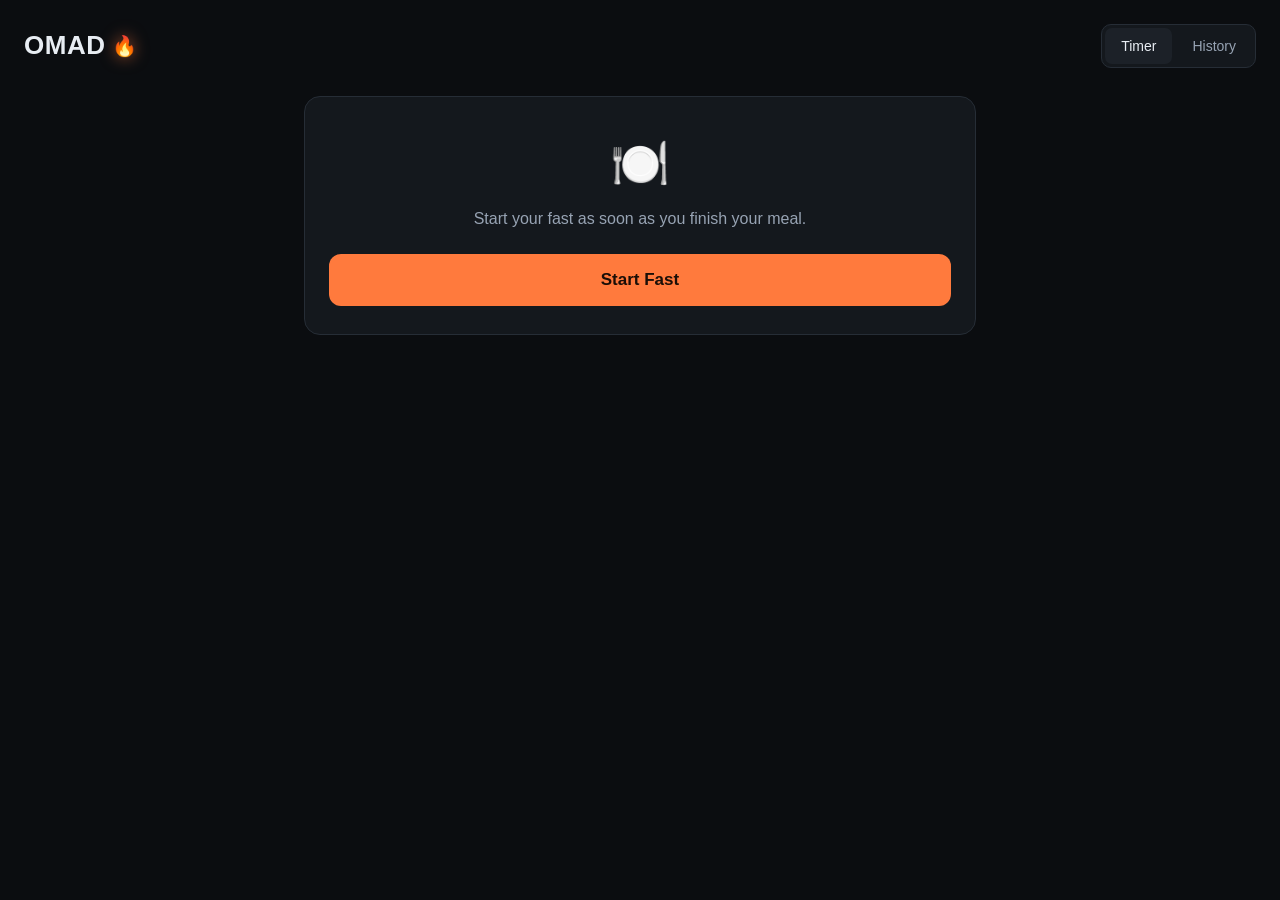
<file: index.html>
<!doctype html>
<html lang="en">
  <head>
    <meta charset="utf-8" />
    <meta name="viewport" content="width=device-width, initial-scale=1, viewport-fit=cover, user-scalable=no" />
    <meta name="theme-color" content="#0b0d10" />
    <meta name="apple-mobile-web-app-capable" content="yes" />
    <meta name="apple-mobile-web-app-status-bar-style" content="black-translucent" />
    <meta name="apple-mobile-web-app-title" content="OMAD" />
    <meta name="mobile-web-app-capable" content="yes" />
    <link rel="manifest" href="manifest.json" />
    <link rel="icon" type="image/svg+xml" href="icon.svg" />
    <link rel="apple-touch-icon" href="icon.svg" />
    <link rel="stylesheet" href="styles.css" />
    <title>OMAD Fast</title>
  </head>
  <body>
    <div class="app">
      <header class="app-header">
        <h1 id="app-logo" tabindex="0" role="button" aria-label="Go to Timer view">OMAD<span class="logo-flame">🔥</span></h1>
        <nav class="tabs" role="tablist">
          <button class="tab active" data-view="timer" role="tab" aria-selected="true">Timer</button>
          <button class="tab" data-view="history" role="tab" aria-selected="false">History</button>
        </nav>
      </header>

      <main class="app-main">
        <!-- TIMER VIEW -->
        <section id="view-timer" class="view active" role="tabpanel">
          <!-- IDLE STATE -->
          <div id="idle-card" class="card idle-card hidden">
            <div class="idle-emoji">🍽️</div>
            <div id="idle-timer-block" class="idle-timer-block hidden">
              <div class="timer-label">Since last fast</div>
              <div id="idle-timer-display" class="timer-display idle-timer-display">00:00:00</div>
            </div>
            <p class="idle-sub">Start your fast as soon as you finish your meal.</p>
            <button id="btn-start" class="btn btn-primary btn-large">Start Fast</button>
            <div class="last-fast-summary" id="last-fast-summary"></div>
          </div>

          <!-- FASTING STATE -->
          <div id="fasting-card" class="hidden">
            <div class="card timer-card">
              <div class="timer-label">Fasting for</div>
              <div class="timer-display" id="timer-display">00:00:00</div>
              <div class="timer-meta">
                Started <span id="started-at">—</span>
                <button id="btn-edit-start" class="btn-link" aria-label="Edit start time">edit</button>
              </div>
              <button id="btn-end" class="btn btn-secondary">End Fast</button>
              <div class="btn-row">
                <button id="btn-boost" class="btn btn-boost-trigger">💪 Boost me</button>
                <button id="btn-tips" class="btn btn-boost-trigger">💡 Tips</button>
              </div>
              <button id="btn-open-tags" class="btn btn-boost-trigger">🏷️ Tag this fast</button>
              <button id="btn-toggle-notify" class="btn btn-boost-trigger" aria-pressed="false">🔕 Stage notifications off</button>
              <div id="active-fast-tags" class="fast-tags hidden"></div>
            </div>

            <div class="card stages-list-card">
              <div class="card-title-row">
                <h3 class="card-title">Fasting stages &amp; benefits</h3>
                <span class="card-title-hint">Tap a section to expand</span>
              </div>
              <div class="stages-list" id="stages-list"></div>
              <a href="science.html" class="card-footer-link">📖 The science behind the stages →</a>
            </div>
          </div>

          <!-- EDIT START TIME -->
          <div id="edit-modal" class="modal hidden" role="dialog" aria-modal="true" aria-labelledby="edit-title">
            <div class="modal-backdrop" data-close></div>
            <div class="modal-panel">
              <h3 id="edit-title">Edit start time</h3>
              <p class="modal-sub">When did you actually start fasting?</p>
              <input type="datetime-local" id="edit-start-input" />
              <div class="modal-actions">
                <button class="btn btn-ghost" data-close>Cancel</button>
                <button id="btn-save-start" class="btn btn-primary">Save</button>
              </div>
            </div>
          </div>

          <!-- TAGS (last meal + activity logging, opened on demand) -->
          <div id="tags-modal" class="modal hidden" role="dialog" aria-modal="true" aria-labelledby="tags-modal-title">
            <div class="modal-backdrop" data-close-tags></div>
            <div class="modal-panel">
              <h3 id="tags-modal-title">Tag this fast</h3>
              <p class="modal-sub">Each option shifts your stage timeline.</p>
              <div id="tags-modal-body"></div>
              <div class="modal-actions">
                <button class="btn btn-primary" data-close-tags>Done</button>
              </div>
            </div>
          </div>

          <!-- DECK (Boost / Tips) -->
          <div id="deck-modal" class="modal hidden" role="dialog" aria-modal="true" aria-labelledby="deck-text">
            <div class="modal-backdrop" data-close-deck></div>
            <div class="modal-panel deck-panel">
              <div class="deck-header">
                <span id="deck-title" class="deck-title">Boost</span>
              </div>
              <div id="deck-emoji" class="boost-emoji" aria-hidden="true">💪</div>
              <p id="deck-text" class="boost-text">You got this.</p>
              <div class="modal-actions">
                <button id="btn-deck-another" class="btn btn-ghost">Another</button>
                <button class="btn btn-primary" data-close-deck>Got it</button>
              </div>
            </div>
          </div>
        </section>

        <!-- HISTORY VIEW -->
        <section id="view-history" class="view" role="tabpanel" hidden>
          <div class="history-stats card" id="history-stats"></div>
          <div class="card hidden" id="milestones-card">
            <div class="card-title-row">
              <h3 class="card-title">Milestones</h3>
              <span class="card-title-hint milestones-count">0 of 0 earned</span>
            </div>
            <div class="milestones-grid"></div>
          </div>
          <div id="history-list" class="history-list"></div>
          <div id="history-empty" class="empty-state hidden">
            <div class="empty-emoji">📭</div>
            <p>No completed fasts yet. Start one!</p>
          </div>

          <div class="card backup-card">
            <h3 class="card-title">Backup &amp; restore</h3>
            <p class="backup-desc">
              Your data is stored only in this browser. Download a backup file
              now and again so you can restore it if you lose your data or
              switch devices.
            </p>
            <p id="backup-status" class="backup-status">No backups yet — download one!</p>
            <div class="backup-actions">
              <button id="btn-export" class="btn btn-secondary">⬇ Download backup</button>
              <button id="btn-import" class="btn btn-secondary">⬆ Restore backup</button>
              <input
                type="file"
                id="import-file"
                accept="application/json,.json"
                hidden
              />
            </div>
          </div>

          <!-- EDIT HISTORY ITEM -->
          <div id="edit-history-modal" class="modal hidden" role="dialog" aria-modal="true" aria-labelledby="edit-history-title">
            <div class="modal-backdrop" data-close-edit-history></div>
            <div class="modal-panel">
              <h3 id="edit-history-title">Edit fast</h3>
              <p class="modal-sub">Adjust when this fast started and ended.</p>
              <label class="modal-field">
                <span class="modal-label">Started</span>
                <input type="datetime-local" id="edit-history-start" />
              </label>
              <label class="modal-field">
                <span class="modal-label">Ended</span>
                <input type="datetime-local" id="edit-history-end" />
              </label>
              <p id="edit-history-duration" class="modal-duration">Duration: —</p>
              <div class="modal-actions">
                <button class="btn btn-ghost" data-close-edit-history>Cancel</button>
                <button id="btn-save-history" class="btn btn-primary">Save</button>
              </div>
            </div>
          </div>
        </section>
      </main>

      <div id="toast" class="toast" role="status" aria-live="polite"></div>

      <!-- Install prompt (Android = native, iOS = instructions modal) -->
      <div id="install-banner" class="update-banner hidden" role="status" aria-live="polite">
        <span class="update-banner-text">📲 Install OMAD as an app</span>
        <button id="btn-install-action" class="update-btn">Install</button>
        <button id="btn-install-dismiss" class="update-dismiss" aria-label="Dismiss">×</button>
      </div>

      <!-- iOS install instructions modal -->
      <div id="ios-install-modal" class="modal hidden" role="dialog" aria-modal="true" aria-labelledby="ios-install-title">
        <div class="modal-backdrop" data-close-ios-install></div>
        <div class="modal-panel">
          <h3 id="ios-install-title">Install OMAD on your Home Screen</h3>
          <p class="modal-sub">iOS doesn't allow apps to install themselves — but it only takes two taps in Safari:</p>
          <ol class="ios-install-steps">
            <li>
              <span class="ios-step-num">1</span>
              <span class="ios-step-text">Tap the <strong>Share</strong> button
                <span class="ios-share-icon" aria-hidden="true">
                  <svg viewBox="0 0 24 24" width="18" height="18" fill="none" stroke="currentColor" stroke-width="2" stroke-linecap="round" stroke-linejoin="round"><path d="M12 16V4"/><polyline points="7 9 12 4 17 9"/><path d="M5 12v7a2 2 0 0 0 2 2h10a2 2 0 0 0 2-2v-7"/></svg>
                </span>
                at the bottom of Safari.
              </span>
            </li>
            <li>
              <span class="ios-step-num">2</span>
              <span class="ios-step-text">Scroll down and tap <strong>Add to Home Screen</strong>
                <span class="ios-share-icon" aria-hidden="true">
                  <svg viewBox="0 0 24 24" width="18" height="18" fill="none" stroke="currentColor" stroke-width="2" stroke-linecap="round" stroke-linejoin="round"><rect x="4" y="4" width="16" height="16" rx="3"/><line x1="12" y1="8" x2="12" y2="16"/><line x1="8" y1="12" x2="16" y2="12"/></svg>
                </span>.
              </span>
            </li>
          </ol>
          <p class="modal-sub" style="margin-top:14px;">That's it — OMAD will launch full-screen like a native app, and works offline.</p>
          <div class="modal-actions">
            <button class="btn btn-primary" data-close-ios-install>Got it</button>
          </div>
        </div>
      </div>
    </div>

    <script src="app.js"></script>
  </body>
</html>
</file>
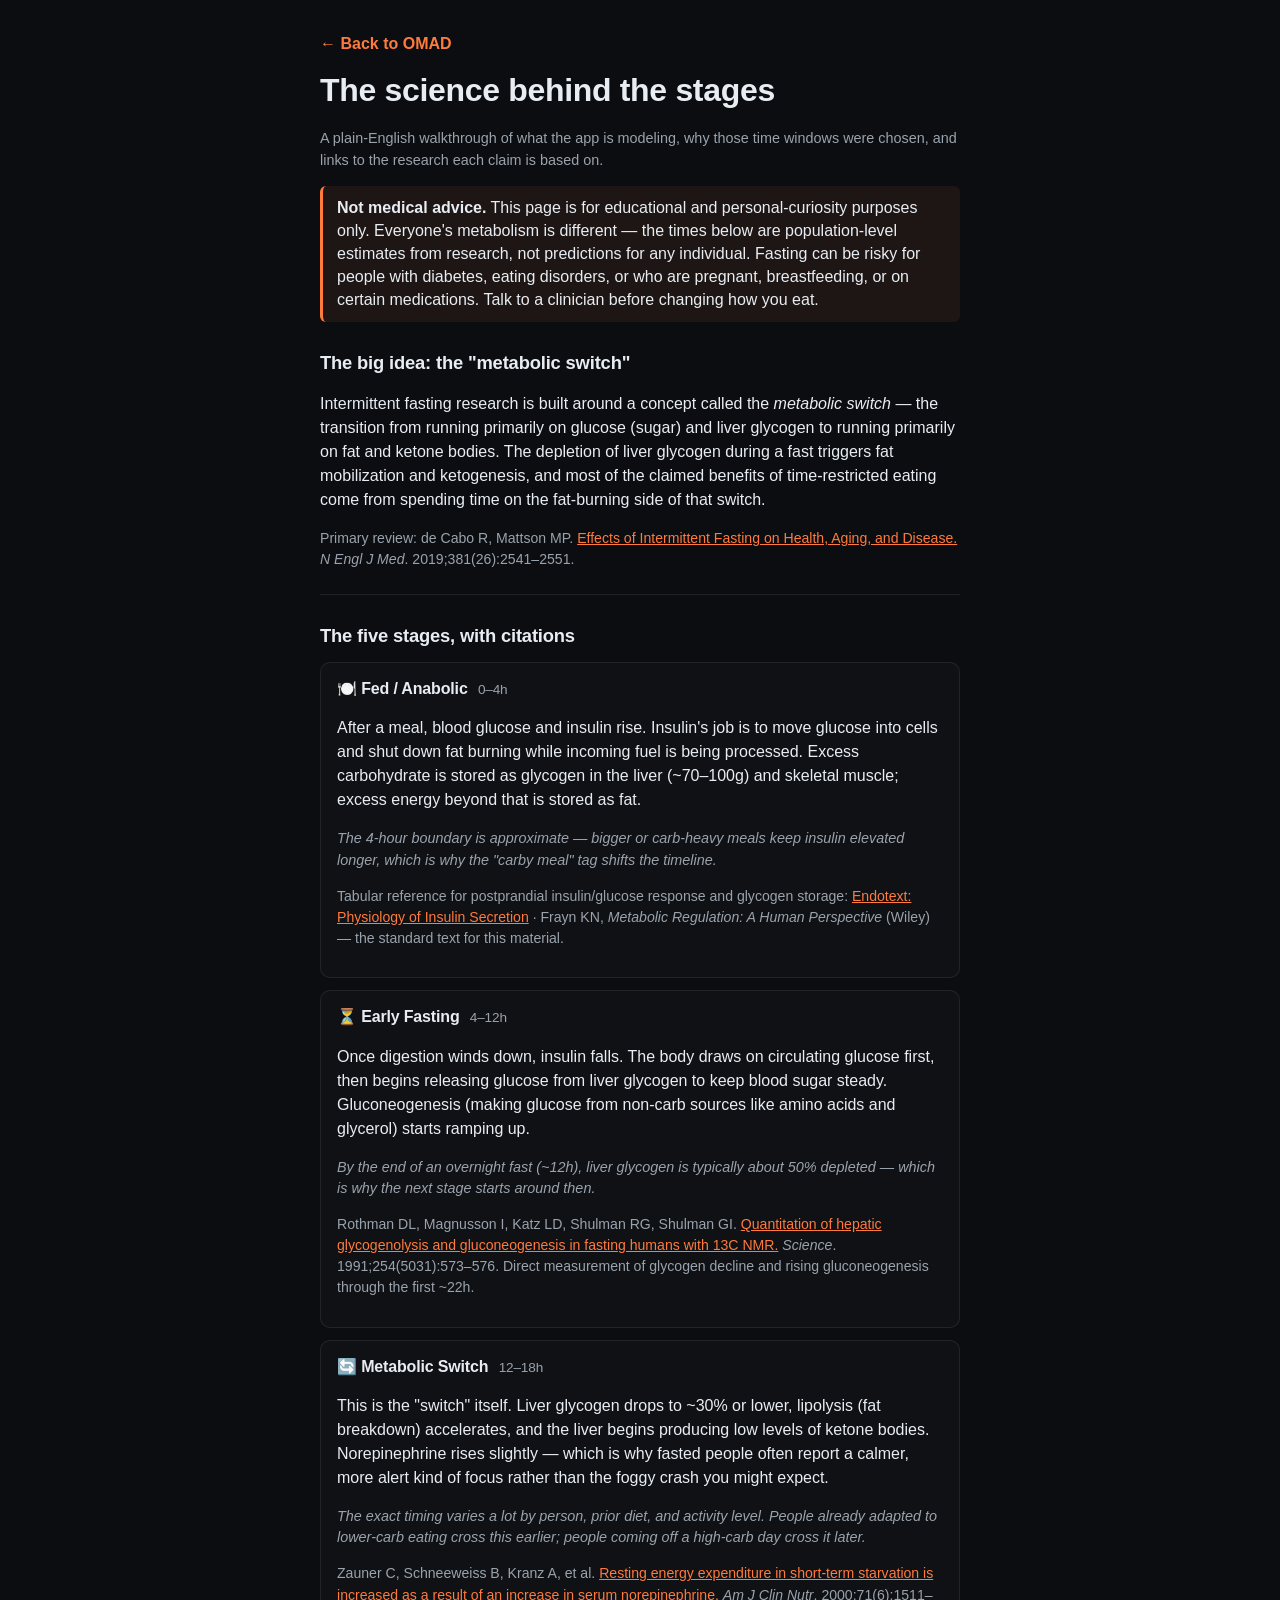
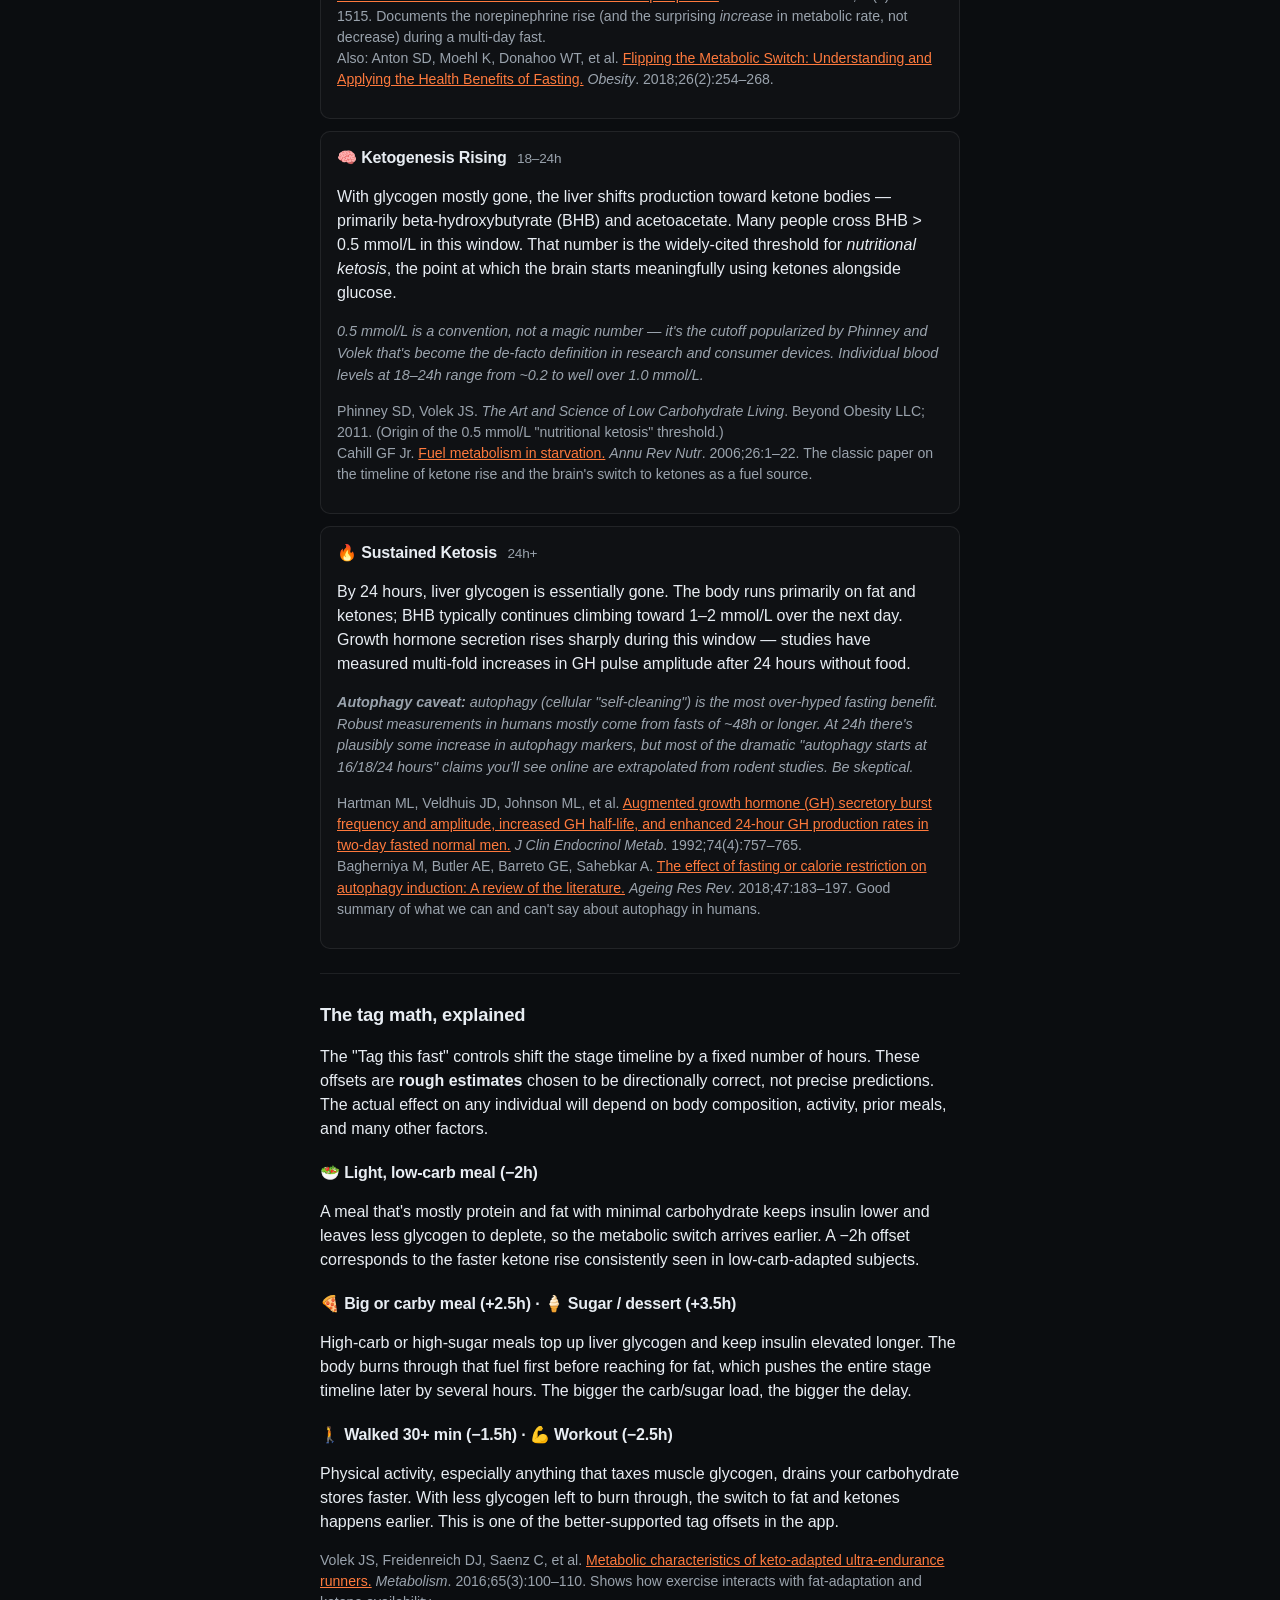
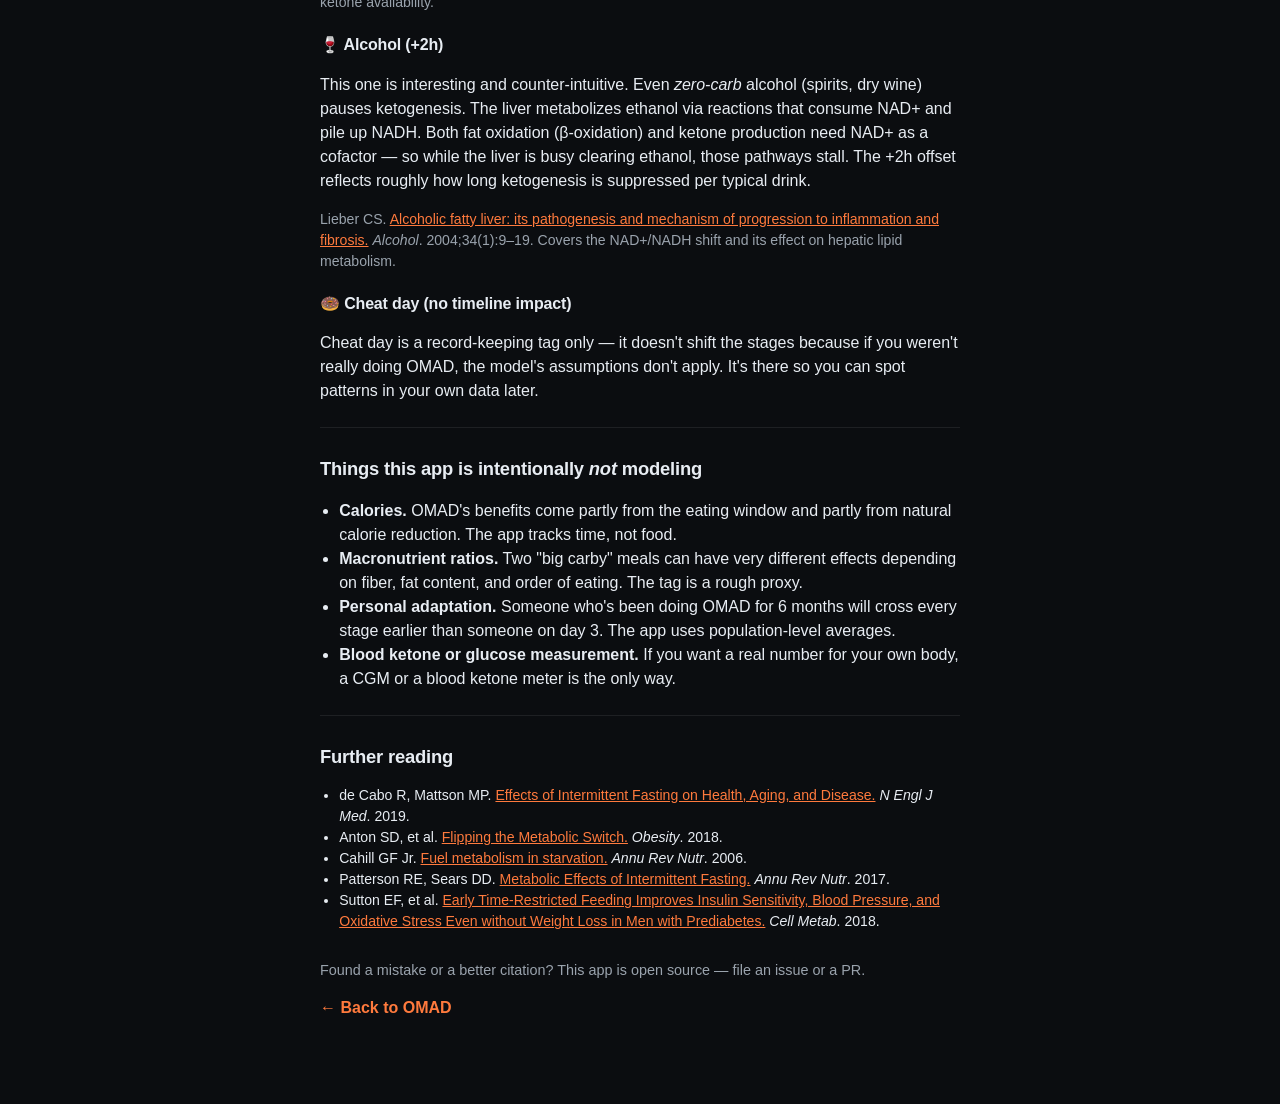
<file: science.html>
<!doctype html>
<html lang="en">
  <head>
    <meta charset="utf-8" />
    <meta name="viewport" content="width=device-width, initial-scale=1, viewport-fit=cover, user-scalable=no" />
    <meta name="theme-color" content="#0b0d10" />
    <meta name="apple-mobile-web-app-capable" content="yes" />
    <meta name="apple-mobile-web-app-status-bar-style" content="black-translucent" />
    <meta name="apple-mobile-web-app-title" content="OMAD" />
    <meta name="mobile-web-app-capable" content="yes" />
    <link rel="manifest" href="manifest.json" />
    <link rel="icon" type="image/svg+xml" href="icon.svg" />
    <link rel="apple-touch-icon" href="icon.svg" />
    <link rel="stylesheet" href="styles.css" />
    <title>The Science · OMAD Fast</title>
    <style>
      .science-wrap { max-width: 760px; margin: 0 auto; padding: 16px; }
      .science-wrap h2 { margin: 28px 0 8px; font-size: 1.15rem; }
      .science-wrap h3 { margin: 20px 0 6px; font-size: 1rem; }
      .science-wrap p, .science-wrap li { line-height: 1.5; color: var(--text, #e6e8eb); }
      .science-wrap .small { color: var(--muted, #9aa3ad); font-size: 0.9rem; }
      .science-wrap ul { padding-left: 1.2rem; }
      .science-wrap a { color: var(--accent, #ff7a45); }
      .science-wrap .disclaimer {
        border-left: 3px solid var(--accent, #ff7a45);
        padding: 10px 14px;
        background: rgba(255,122,69,0.08);
        border-radius: 6px;
        margin: 12px 0 20px;
      }
      .science-wrap .stage-block {
        border: 1px solid rgba(255,255,255,0.08);
        border-radius: 10px;
        padding: 14px 16px;
        margin: 12px 0;
        background: rgba(255,255,255,0.02);
      }
      .science-wrap .stage-block h3 { margin-top: 0; }
      .science-wrap .stage-block .stage-range {
        color: var(--muted, #9aa3ad);
        font-size: 0.85rem;
        margin-left: 6px;
        font-weight: normal;
      }
      .science-wrap .refs { font-size: 0.88rem; color: var(--muted, #9aa3ad); }
      .science-wrap .refs a { word-break: break-word; }
      .science-wrap .back-link {
        display: inline-block;
        margin-bottom: 12px;
        color: var(--accent, #ff7a45);
        text-decoration: none;
        font-weight: 600;
      }
      .science-wrap .nuance {
        font-size: 0.9rem;
        color: var(--muted, #9aa3ad);
        font-style: italic;
        margin-top: 6px;
      }
      .science-wrap hr {
        border: 0;
        border-top: 1px solid rgba(255,255,255,0.08);
        margin: 24px 0;
      }
    </style>
  </head>
  <body>
    <div class="app">
      <main class="app-main">
        <div class="science-wrap">
          <a class="back-link" href="./index.html">← Back to OMAD</a>
          <h1>The science behind the stages</h1>
          <p class="small">A plain-English walkthrough of what the app is modeling, why those time windows were chosen, and links to the research each claim is based on.</p>

          <div class="disclaimer">
            <strong>Not medical advice.</strong> This page is for educational and personal-curiosity purposes only. Everyone's metabolism is different — the times below are population-level estimates from research, not predictions for any individual. Fasting can be risky for people with diabetes, eating disorders, or who are pregnant, breastfeeding, or on certain medications. Talk to a clinician before changing how you eat.
          </div>

          <h2>The big idea: the "metabolic switch"</h2>
          <p>
            Intermittent fasting research is built around a concept called the
            <em>metabolic switch</em> — the transition from running primarily on
            glucose (sugar) and liver glycogen to running primarily on fat and
            ketone bodies. The depletion of liver glycogen during a fast triggers
            fat mobilization and ketogenesis, and most of the claimed benefits of
            time-restricted eating come from spending time on the fat-burning side
            of that switch.
          </p>
          <p class="refs">
            Primary review: de Cabo R, Mattson MP.
            <a href="https://www.nejm.org/doi/full/10.1056/NEJMra1905136" target="_blank" rel="noopener">Effects of Intermittent Fasting on Health, Aging, and Disease.</a>
            <em>N Engl J Med</em>. 2019;381(26):2541–2551.
          </p>

          <hr />

          <h2>The five stages, with citations</h2>

          <div class="stage-block">
            <h3>🍽️ Fed / Anabolic <span class="stage-range">0–4h</span></h3>
            <p>
              After a meal, blood glucose and insulin rise. Insulin's job is to
              move glucose into cells and shut down fat burning while incoming
              fuel is being processed. Excess carbohydrate is stored as
              glycogen in the liver (~70–100g) and skeletal muscle; excess
              energy beyond that is stored as fat.
            </p>
            <p class="nuance">
              The 4-hour boundary is approximate — bigger or carb-heavy meals
              keep insulin elevated longer, which is why the "carby meal" tag
              shifts the timeline.
            </p>
            <p class="refs">
              Tabular reference for postprandial insulin/glucose response and glycogen storage:
              <a href="https://www.ncbi.nlm.nih.gov/books/NBK279023/" target="_blank" rel="noopener">Endotext: Physiology of Insulin Secretion</a>
              · Frayn KN, <em>Metabolic Regulation: A Human Perspective</em> (Wiley) — the standard text for this material.
            </p>
          </div>

          <div class="stage-block">
            <h3>⏳ Early Fasting <span class="stage-range">4–12h</span></h3>
            <p>
              Once digestion winds down, insulin falls. The body draws on
              circulating glucose first, then begins releasing glucose from
              liver glycogen to keep blood sugar steady. Gluconeogenesis
              (making glucose from non-carb sources like amino acids and
              glycerol) starts ramping up.
            </p>
            <p class="nuance">
              By the end of an overnight fast (~12h), liver glycogen is
              typically about 50% depleted — which is why the next stage starts
              around then.
            </p>
            <p class="refs">
              Rothman DL, Magnusson I, Katz LD, Shulman RG, Shulman GI.
              <a href="https://www.science.org/doi/10.1126/science.1948033" target="_blank" rel="noopener">Quantitation of hepatic glycogenolysis and gluconeogenesis in fasting humans with 13C NMR.</a>
              <em>Science</em>. 1991;254(5031):573–576. Direct measurement of glycogen decline and rising gluconeogenesis through the first ~22h.
            </p>
          </div>

          <div class="stage-block">
            <h3>🔄 Metabolic Switch <span class="stage-range">12–18h</span></h3>
            <p>
              This is the "switch" itself. Liver glycogen drops to ~30% or
              lower, lipolysis (fat breakdown) accelerates, and the liver
              begins producing low levels of ketone bodies. Norepinephrine
              rises slightly — which is why fasted people often report a
              calmer, more alert kind of focus rather than the foggy crash you
              might expect.
            </p>
            <p class="nuance">
              The exact timing varies a lot by person, prior diet, and activity
              level. People already adapted to lower-carb eating cross this
              earlier; people coming off a high-carb day cross it later.
            </p>
            <p class="refs">
              Zauner C, Schneeweiss B, Kranz A, et al.
              <a href="https://pubmed.ncbi.nlm.nih.gov/10837292/" target="_blank" rel="noopener">Resting energy expenditure in short-term starvation is increased as a result of an increase in serum norepinephrine.</a>
              <em>Am J Clin Nutr</em>. 2000;71(6):1511–1515. Documents the norepinephrine rise (and the surprising <em>increase</em> in metabolic rate, not decrease) during a multi-day fast.
              <br />
              Also: Anton SD, Moehl K, Donahoo WT, et al.
              <a href="https://pmc.ncbi.nlm.nih.gov/articles/PMC5783752/" target="_blank" rel="noopener">Flipping the Metabolic Switch: Understanding and Applying the Health Benefits of Fasting.</a>
              <em>Obesity</em>. 2018;26(2):254–268.
            </p>
          </div>

          <div class="stage-block">
            <h3>🧠 Ketogenesis Rising <span class="stage-range">18–24h</span></h3>
            <p>
              With glycogen mostly gone, the liver shifts production toward
              ketone bodies — primarily beta-hydroxybutyrate (BHB) and
              acetoacetate. Many people cross BHB &gt; 0.5 mmol/L in this
              window. That number is the widely-cited threshold for
              <em>nutritional ketosis</em>, the point at which the brain starts
              meaningfully using ketones alongside glucose.
            </p>
            <p class="nuance">
              0.5 mmol/L is a convention, not a magic number — it's the cutoff
              popularized by Phinney and Volek that's become the de-facto
              definition in research and consumer devices. Individual blood
              levels at 18–24h range from ~0.2 to well over 1.0 mmol/L.
            </p>
            <p class="refs">
              Phinney SD, Volek JS.
              <em>The Art and Science of Low Carbohydrate Living</em>. Beyond Obesity LLC; 2011. (Origin of the 0.5 mmol/L "nutritional ketosis" threshold.)
              <br />
              Cahill GF Jr.
              <a href="https://www.annualreviews.org/doi/10.1146/annurev.nutr.26.061505.111258" target="_blank" rel="noopener">Fuel metabolism in starvation.</a>
              <em>Annu Rev Nutr</em>. 2006;26:1–22. The classic paper on the timeline of ketone rise and the brain's switch to ketones as a fuel source.
            </p>
          </div>

          <div class="stage-block">
            <h3>🔥 Sustained Ketosis <span class="stage-range">24h+</span></h3>
            <p>
              By 24 hours, liver glycogen is essentially gone. The body runs
              primarily on fat and ketones; BHB typically continues climbing
              toward 1–2 mmol/L over the next day. Growth hormone secretion
              rises sharply during this window — studies have measured
              multi-fold increases in GH pulse amplitude after 24 hours
              without food.
            </p>
            <p class="nuance">
              <strong>Autophagy caveat:</strong> autophagy (cellular
              "self-cleaning") is the most over-hyped fasting benefit. Robust
              measurements in humans mostly come from fasts of ~48h or longer.
              At 24h there's plausibly <em>some</em> increase in autophagy
              markers, but most of the dramatic "autophagy starts at 16/18/24
              hours" claims you'll see online are extrapolated from rodent
              studies. Be skeptical.
            </p>
            <p class="refs">
              Hartman ML, Veldhuis JD, Johnson ML, et al.
              <a href="https://academic.oup.com/jcem/article-abstract/74/4/757/2652927" target="_blank" rel="noopener">Augmented growth hormone (GH) secretory burst frequency and amplitude, increased GH half-life, and enhanced 24-hour GH production rates in two-day fasted normal men.</a>
              <em>J Clin Endocrinol Metab</em>. 1992;74(4):757–765.
              <br />
              Bagherniya M, Butler AE, Barreto GE, Sahebkar A.
              <a href="https://www.sciencedirect.com/science/article/pii/S1568163718301478" target="_blank" rel="noopener">The effect of fasting or calorie restriction on autophagy induction: A review of the literature.</a>
              <em>Ageing Res Rev</em>. 2018;47:183–197. Good summary of what we can and can't say about autophagy in humans.
            </p>
          </div>

          <hr />

          <h2>The tag math, explained</h2>
          <p>
            The "Tag this fast" controls shift the stage timeline by a fixed
            number of hours. These offsets are <strong>rough estimates</strong>
            chosen to be directionally correct, not precise predictions. The
            actual effect on any individual will depend on body composition,
            activity, prior meals, and many other factors.
          </p>

          <h3>🥗 Light, low-carb meal (−2h)</h3>
          <p>
            A meal that's mostly protein and fat with minimal carbohydrate
            keeps insulin lower and leaves less glycogen to deplete, so the
            metabolic switch arrives earlier. A −2h offset corresponds to the
            faster ketone rise consistently seen in low-carb-adapted subjects.
          </p>

          <h3>🍕 Big or carby meal (+2.5h) · 🍦 Sugar / dessert (+3.5h)</h3>
          <p>
            High-carb or high-sugar meals top up liver glycogen and keep
            insulin elevated longer. The body burns through that fuel first
            before reaching for fat, which pushes the entire stage timeline
            later by several hours. The bigger the carb/sugar load, the bigger
            the delay.
          </p>

          <h3>🚶 Walked 30+ min (−1.5h) · 💪 Workout (−2.5h)</h3>
          <p>
            Physical activity, especially anything that taxes muscle glycogen,
            drains your carbohydrate stores faster. With less glycogen left to
            burn through, the switch to fat and ketones happens earlier. This
            is one of the better-supported tag offsets in the app.
          </p>
          <p class="refs">
            Volek JS, Freidenreich DJ, Saenz C, et al.
            <a href="https://pubmed.ncbi.nlm.nih.gov/26643054/" target="_blank" rel="noopener">Metabolic characteristics of keto-adapted ultra-endurance runners.</a>
            <em>Metabolism</em>. 2016;65(3):100–110. Shows how exercise interacts with fat-adaptation and ketone availability.
          </p>

          <h3>🍷 Alcohol (+2h)</h3>
          <p>
            This one is interesting and counter-intuitive. Even <em>zero-carb</em>
            alcohol (spirits, dry wine) pauses ketogenesis. The liver
            metabolizes ethanol via reactions that consume NAD+ and pile up
            NADH. Both fat oxidation (β-oxidation) and ketone production need
            NAD+ as a cofactor — so while the liver is busy clearing ethanol,
            those pathways stall. The +2h offset reflects roughly how long
            ketogenesis is suppressed per typical drink.
          </p>
          <p class="refs">
            Lieber CS.
            <a href="https://pubmed.ncbi.nlm.nih.gov/15208005/" target="_blank" rel="noopener">Alcoholic fatty liver: its pathogenesis and mechanism of progression to inflammation and fibrosis.</a>
            <em>Alcohol</em>. 2004;34(1):9–19. Covers the NAD+/NADH shift and its effect on hepatic lipid metabolism.
          </p>

          <h3>🍩 Cheat day (no timeline impact)</h3>
          <p>
            Cheat day is a record-keeping tag only — it doesn't shift the
            stages because if you weren't really doing OMAD, the model's
            assumptions don't apply. It's there so you can spot patterns in
            your own data later.
          </p>

          <hr />

          <h2>Things this app is intentionally <em>not</em> modeling</h2>
          <ul>
            <li><strong>Calories.</strong> OMAD's benefits come partly from the eating window and partly from natural calorie reduction. The app tracks time, not food.</li>
            <li><strong>Macronutrient ratios.</strong> Two "big carby" meals can have very different effects depending on fiber, fat content, and order of eating. The tag is a rough proxy.</li>
            <li><strong>Personal adaptation.</strong> Someone who's been doing OMAD for 6 months will cross every stage earlier than someone on day 3. The app uses population-level averages.</li>
            <li><strong>Blood ketone or glucose measurement.</strong> If you want a real number for your own body, a CGM or a blood ketone meter is the only way.</li>
          </ul>

          <hr />

          <h2>Further reading</h2>
          <ul class="refs">
            <li>de Cabo R, Mattson MP. <a href="https://www.nejm.org/doi/full/10.1056/NEJMra1905136" target="_blank" rel="noopener">Effects of Intermittent Fasting on Health, Aging, and Disease.</a> <em>N Engl J Med</em>. 2019.</li>
            <li>Anton SD, et al. <a href="https://pmc.ncbi.nlm.nih.gov/articles/PMC5783752/" target="_blank" rel="noopener">Flipping the Metabolic Switch.</a> <em>Obesity</em>. 2018.</li>
            <li>Cahill GF Jr. <a href="https://www.annualreviews.org/doi/10.1146/annurev.nutr.26.061505.111258" target="_blank" rel="noopener">Fuel metabolism in starvation.</a> <em>Annu Rev Nutr</em>. 2006.</li>
            <li>Patterson RE, Sears DD. <a href="https://www.annualreviews.org/doi/10.1146/annurev-nutr-071816-064634" target="_blank" rel="noopener">Metabolic Effects of Intermittent Fasting.</a> <em>Annu Rev Nutr</em>. 2017.</li>
            <li>Sutton EF, et al. <a href="https://pmc.ncbi.nlm.nih.gov/articles/PMC6411086/" target="_blank" rel="noopener">Early Time-Restricted Feeding Improves Insulin Sensitivity, Blood Pressure, and Oxidative Stress Even without Weight Loss in Men with Prediabetes.</a> <em>Cell Metab</em>. 2018.</li>
          </ul>

          <p class="small" style="margin-top:28px;">
            Found a mistake or a better citation? This app is open source —
            file an issue or a PR.
          </p>
          <p style="margin-top:12px;">
            <a class="back-link" href="./index.html">← Back to OMAD</a>
          </p>
        </div>
      </main>
    </div>
  </body>
</html>
</file>
<file: styles.css>
/* ===== Reset & base ===== */
*,
*::before,
*::after {
  box-sizing: border-box;
}

html,
body {
  margin: 0;
  padding: 0;
  height: 100%;
}

:root {
  --bg: #0b0d10;
  --bg-elev: #14181d;
  --bg-elev-2: #1c2128;
  --border: #262d36;
  --text: #e8edf3;
  --text-dim: #97a3b3;
  --text-muted: #5d6878;
  --accent: #ff7a3d;
  --accent-soft: rgba(255, 122, 61, 0.15);
  --success: #4ade80;
  --warning: #fbbf24;
  --danger: #f87171;
  --safe-top: env(safe-area-inset-top, 0px);
  --safe-bot: env(safe-area-inset-bottom, 0px);
  --safe-left: env(safe-area-inset-left, 0px);
  --safe-right: env(safe-area-inset-right, 0px);
}

body {
  background: var(--bg);
  color: var(--text);
  font-family:
    -apple-system, BlinkMacSystemFont, "SF Pro Text", "Segoe UI", Roboto,
    "Helvetica Neue", Arial, sans-serif;
  font-size: 16px;
  line-height: 1.45;
  -webkit-font-smoothing: antialiased;
  -webkit-tap-highlight-color: transparent;
  overscroll-behavior-y: none;
}

button {
  font-family: inherit;
  font-size: inherit;
  cursor: pointer;
  border: none;
  background: none;
  color: inherit;
}

h1,
h2,
h3 {
  margin: 0;
  font-weight: 600;
  letter-spacing: -0.01em;
}

/* ===== Layout ===== */
.app {
  min-height: 100%;
  min-height: 100dvh;
  display: flex;
  flex-direction: column;
  padding-top: var(--safe-top);
  padding-bottom: var(--safe-bot);
  padding-left: var(--safe-left);
  padding-right: var(--safe-right);
}

.app-header {
  padding: 16px 20px 8px;
  display: flex;
  align-items: center;
  justify-content: space-between;
  gap: 12px;
  flex-wrap: wrap;
}

.app-header h1 {
  font-size: 22px;
  display: flex;
  align-items: center;
  gap: 6px;
  letter-spacing: 0.02em;
  cursor: pointer;
  user-select: none;
  transition: opacity 0.15s;
}

.app-header h1:hover {
  opacity: 0.85;
}

.app-header h1:active {
  opacity: 0.7;
}

.app-header h1:focus-visible {
  outline: 2px solid var(--accent);
  outline-offset: 4px;
  border-radius: 6px;
}

.logo-flame {
  font-size: 20px;
  filter: drop-shadow(0 0 8px rgba(255, 122, 61, 0.6));
}

.tabs {
  display: flex;
  gap: 4px;
  background: var(--bg-elev);
  border: 1px solid var(--border);
  border-radius: 10px;
  padding: 3px;
}

.tab {
  padding: 8px 16px;
  border-radius: 7px;
  color: var(--text-dim);
  font-size: 14px;
  font-weight: 500;
  transition: background 0.15s, color 0.15s;
  min-height: 36px;
}

.tab.active {
  background: var(--bg-elev-2);
  color: var(--text);
}

.app-main {
  flex: 1;
  padding: 12px 20px 32px;
  max-width: 720px;
  width: 100%;
  margin: 0 auto;
}

.view {
  display: none;
}
.view.active {
  display: block;
}

/* ===== Card ===== */
.card {
  background: var(--bg-elev);
  border: 1px solid var(--border);
  border-radius: 16px;
  padding: 20px;
  margin-bottom: 14px;
}

.card-title {
  font-size: 14px;
  text-transform: uppercase;
  letter-spacing: 0.08em;
  color: var(--text-dim);
  margin-bottom: 14px;
  font-weight: 600;
}

/* ===== Idle ===== */
.idle-card {
  text-align: center;
  padding: 32px 24px 28px;
}

.idle-emoji {
  font-size: 48px;
  margin-bottom: 8px;
}

.idle-timer-block {
  margin: 4px 0 18px;
}

.idle-timer-display {
  color: var(--text);
  text-shadow: none;
  font-size: clamp(40px, 12vw, 64px);
  margin: 2px 0 0;
}

.idle-card h2 {
  font-size: 22px;
  margin-bottom: 6px;
}

.idle-sub {
  color: var(--text-dim);
  margin: 0 0 24px;
}

.last-fast-summary {
  margin-top: 20px;
  padding-top: 18px;
  border-top: 1px solid var(--border);
  color: var(--text-dim);
  font-size: 14px;
}

.last-fast-summary:empty {
  display: none;
}

/* ===== Buttons ===== */
.btn {
  display: inline-flex;
  align-items: center;
  justify-content: center;
  gap: 8px;
  padding: 12px 22px;
  border-radius: 12px;
  font-weight: 600;
  font-size: 15px;
  min-height: 44px;
  transition: transform 0.05s, background 0.15s, border-color 0.15s;
  user-select: none;
}

.btn:active {
  transform: scale(0.98);
}

.btn-primary {
  background: var(--accent);
  color: #1a0e07;
}

.btn-primary:hover {
  background: #ff8a52;
}

.btn-secondary {
  background: var(--bg-elev-2);
  color: var(--text);
  border: 1px solid var(--border);
}

.btn-secondary:hover {
  background: #232a33;
}

.btn-ghost {
  color: var(--text-dim);
}

.btn-ghost:hover {
  color: var(--text);
}

.btn-large {
  width: 100%;
  padding: 16px;
  font-size: 17px;
  min-height: 52px;
}

.btn-link {
  color: var(--accent);
  font-size: 13px;
  padding: 4px 8px;
  border-radius: 6px;
  background: transparent;
  text-decoration: underline;
  text-underline-offset: 2px;
  min-height: 32px;
}

.btn-link:hover {
  background: var(--accent-soft);
}

.btn-boost-trigger {
  margin-top: 10px;
  width: 100%;
  background: transparent;
  color: var(--text-dim);
  font-weight: 500;
  font-size: 14px;
  border: 1px dashed var(--border);
  min-height: 40px;
  border-radius: 10px;
  transition: color 0.15s, border-color 0.15s, background 0.15s;
}

.btn-boost-trigger:hover {
  color: var(--accent);
  border-color: var(--accent);
  background: var(--accent-soft);
}

.btn-row {
  display: flex;
  gap: 8px;
  margin-top: 10px;
}

.btn-row .btn-boost-trigger {
  margin-top: 0;
  flex: 1;
  width: auto;
}

/* ===== Deck modal (Boost / Tips) ===== */
.deck-panel {
  text-align: center;
  padding-top: 18px;
}

.deck-header {
  display: flex;
  align-items: center;
  justify-content: center;
  margin-bottom: 14px;
  font-size: 11px;
  color: var(--text-muted);
  text-transform: uppercase;
  letter-spacing: 0.1em;
  font-weight: 600;
}

/* ===== Boost modal ===== */
.boost-panel {
  text-align: center;
  padding-top: 26px;
}

.boost-emoji {
  font-size: 56px;
  line-height: 1;
  margin-bottom: 12px;
  filter: drop-shadow(0 0 14px rgba(255, 122, 61, 0.35));
}

.boost-text {
  margin: 0 0 22px;
  color: var(--text);
  font-size: 17px;
  line-height: 1.5;
}

/* ===== Timer card ===== */
.timer-card {
  text-align: center;
  padding: 28px 20px 24px;
}

.timer-label {
  text-transform: uppercase;
  font-size: 12px;
  letter-spacing: 0.12em;
  color: var(--text-dim);
  margin-bottom: 8px;
}

.timer-display {
  font-family:
    "SF Mono", "JetBrains Mono", Menlo, Consolas, "Liberation Mono", monospace;
  font-size: clamp(48px, 14vw, 84px);
  font-weight: 700;
  font-variant-numeric: tabular-nums;
  letter-spacing: -0.02em;
  line-height: 1;
  margin: 4px 0 14px;
  color: var(--accent);
  text-shadow: 0 0 24px rgba(255, 122, 61, 0.25);
}

.timer-meta {
  color: var(--text-dim);
  font-size: 14px;
  margin-bottom: 18px;
}

.timer-meta #started-at {
  color: var(--text);
}

/* ===== Stages section (unified, expandable) ===== */
.card-title-row {
  display: flex;
  align-items: baseline;
  justify-content: space-between;
  margin-bottom: 12px;
}

.card-title-row .card-title {
  margin-bottom: 0;
}

.card-title-hint {
  font-size: 11px;
  color: var(--text-muted);
  letter-spacing: 0.04em;
}

.card-footer-link {
  display: block;
  margin-top: 14px;
  padding-top: 12px;
  border-top: 1px solid rgba(255, 255, 255, 0.06);
  font-size: 13px;
  color: var(--text-muted);
  text-decoration: none;
  text-align: center;
}
.card-footer-link:hover,
.card-footer-link:focus-visible {
  color: var(--accent);
}

.stages-list {
  display: flex;
  flex-direction: column;
  gap: 8px;
}

details.stage-row {
  background: var(--bg-elev-2);
  border: 1px solid transparent;
  border-radius: 12px;
  overflow: hidden;
  transition: border-color 0.15s, background 0.15s;
}

details.stage-row.completed {
  background: var(--bg-elev-2);
}

details.stage-row.current {
  border-color: var(--accent);
  background: linear-gradient(
    180deg,
    var(--accent-soft) 0%,
    rgba(255, 122, 61, 0.04) 100%
  );
  box-shadow: 0 0 0 4px rgba(255, 122, 61, 0.06);
}

summary.stage-summary {
  list-style: none;
  display: flex;
  align-items: center;
  gap: 12px;
  padding: 12px 14px;
  cursor: pointer;
  user-select: none;
  min-height: 56px;
}

summary.stage-summary::-webkit-details-marker {
  display: none;
}

.stage-dot {
  width: 36px;
  height: 36px;
  border-radius: 50%;
  background: #2a323d;
  color: var(--text-dim);
  display: flex;
  align-items: center;
  justify-content: center;
  font-size: 18px;
  flex-shrink: 0;
}

details.stage-row.completed .stage-dot {
  background: var(--success);
  color: #052e10;
}

details.stage-row.current .stage-dot {
  background: var(--accent);
  color: #1a0e07;
  box-shadow: 0 0 16px rgba(255, 122, 61, 0.4);
}

.stage-row-info {
  flex: 1;
  display: flex;
  flex-direction: column;
  gap: 1px;
  min-width: 0;
}

.stage-row-name {
  font-weight: 600;
  font-size: 15px;
  color: var(--text);
  display: inline-flex;
  align-items: center;
  gap: 8px;
  flex-wrap: wrap;
}

details.stage-row:not(.completed):not(.current) .stage-row-name {
  color: var(--text-dim);
}

.stage-row-meta {
  font-size: 12px;
  color: var(--text-muted);
  font-variant-numeric: tabular-nums;
}

.stage-countdown {
  color: var(--text-dim);
  margin-left: 2px;
}

.now-pill {
  font-size: 10px;
  font-weight: 700;
  letter-spacing: 0.1em;
  background: var(--accent);
  color: #1a0e07;
  padding: 2px 7px;
  border-radius: 999px;
  text-transform: uppercase;
}

.stage-row-chevron {
  font-size: 22px;
  color: var(--text-muted);
  width: 20px;
  text-align: center;
  transition: transform 0.2s ease;
  flex-shrink: 0;
}

details.stage-row[open] > summary .stage-row-chevron {
  transform: rotate(90deg);
}

.stage-content {
  padding: 4px 16px 16px;
  border-top: 1px solid var(--border);
  margin-top: 0;
}

details.stage-row.current .stage-content {
  border-top-color: rgba(255, 122, 61, 0.25);
}

.stage-progress {
  margin: 14px 0 18px;
}

.stage-progress-bar {
  height: 8px;
  background: rgba(0, 0, 0, 0.3);
  border-radius: 999px;
  overflow: hidden;
  margin-bottom: 8px;
}

.stage-progress-fill {
  height: 100%;
  background: linear-gradient(90deg, var(--accent), #ffb347);
  border-radius: 999px;
  width: 0%;
  transition: width 0.4s ease;
}

.stage-progress-meta {
  display: flex;
  justify-content: space-between;
  font-size: 12px;
  color: var(--text-dim);
  font-variant-numeric: tabular-nums;
}

.stage-progress-final {
  margin: 14px 0 18px;
  padding: 10px 12px;
  background: rgba(0, 0, 0, 0.2);
  border-radius: 10px;
  font-size: 13px;
  color: var(--text);
  font-variant-numeric: tabular-nums;
  text-align: center;
}

.stage-progress-final .stage-time-past {
  color: var(--accent);
  font-weight: 600;
}

.stage-eyebrow {
  display: block;
  text-transform: uppercase;
  font-size: 10px;
  letter-spacing: 0.1em;
  color: var(--text-muted);
  font-weight: 600;
  margin-bottom: 4px;
}

.stage-what {
  margin-top: 14px;
}

.stage-what p {
  margin: 0;
  color: var(--text);
  font-size: 14px;
  line-height: 1.55;
}

.stage-benefits-block {
  margin-top: 14px;
}

.stage-benefits {
  margin: 0;
  padding-left: 0;
  list-style: none;
  display: flex;
  flex-direction: column;
  gap: 6px;
}

.stage-benefits li {
  position: relative;
  padding-left: 22px;
  font-size: 14px;
  line-height: 1.5;
  color: var(--text);
}

.stage-benefits li::before {
  content: "✓";
  position: absolute;
  left: 0;
  top: 0;
  color: var(--success);
  font-weight: 700;
  font-size: 13px;
}

/* ===== History ===== */
.history-stats {
  display: grid;
  grid-template-columns: repeat(4, 1fr);
  gap: 12px;
  text-align: center;
}

.history-stat {
  display: flex;
  flex-direction: column;
  gap: 4px;
}

.history-stat-value {
  font-size: 20px;
  font-weight: 700;
  color: var(--accent);
  font-variant-numeric: tabular-nums;
}

.history-stat-label {
  font-size: 11px;
  text-transform: uppercase;
  letter-spacing: 0.08em;
  color: var(--text-dim);
}

/* ===== Milestones ===== */
.milestones-grid {
  display: grid;
  grid-template-columns: repeat(auto-fill, minmax(86px, 1fr));
  gap: 10px;
  margin-top: 10px;
}
.milestone {
  display: flex;
  flex-direction: column;
  align-items: center;
  gap: 4px;
  padding: 10px 6px;
  border-radius: 10px;
  background: var(--bg-elev-2);
  text-align: center;
  transition: transform 0.15s, background 0.15s;
}
.milestone.earned {
  background: rgba(255, 122, 69, 0.12);
  box-shadow: inset 0 0 0 1px rgba(255, 122, 69, 0.35);
}
.milestone.locked {
  opacity: 0.35;
  filter: grayscale(0.6);
}
.milestone-emoji {
  font-size: 22px;
  line-height: 1;
}
.milestone-label {
  font-size: 11px;
  color: var(--text-dim);
  line-height: 1.2;
}
.milestone.earned .milestone-label {
  color: var(--text);
}

.history-list {
  display: flex;
  flex-direction: column;
  gap: 10px;
}

.history-item {
  background: var(--bg-elev);
  border: 1px solid var(--border);
  border-radius: 14px;
  padding: 14px 16px;
  display: flex;
  align-items: center;
  gap: 12px;
}

.history-item-main {
  flex: 1;
  min-width: 0;
}

.history-item-date {
  font-weight: 600;
  margin-bottom: 2px;
}

.history-item-meta {
  color: var(--text-dim);
  font-size: 13px;
}

.history-item-duration {
  font-variant-numeric: tabular-nums;
  font-weight: 700;
  color: var(--accent);
  font-size: 17px;
  white-space: nowrap;
}

.history-item-stage-badge {
  display: inline-block;
  font-size: 11px;
  padding: 2px 8px;
  border-radius: 999px;
  background: var(--accent-soft);
  color: var(--accent);
  margin-left: 8px;
  vertical-align: 1px;
}

.history-item-delete {
  color: var(--text-muted);
  padding: 8px;
  border-radius: 8px;
  font-size: 18px;
  min-width: 36px;
  min-height: 36px;
}

.history-item-delete:hover {
  color: var(--danger);
  background: rgba(248, 113, 113, 0.1);
}

.history-item-actions {
  display: flex;
  align-items: center;
  gap: 2px;
  margin-left: 4px;
  flex-shrink: 0;
}

.history-item-edit {
  color: var(--text-muted);
  padding: 8px;
  border-radius: 8px;
  font-size: 15px;
  min-width: 36px;
  min-height: 36px;
  display: flex;
  align-items: center;
  justify-content: center;
}

.history-item-edit:hover {
  color: var(--accent);
  background: var(--accent-soft);
}

/* ===== Modal field (label + input) ===== */
.modal-field {
  display: block;
  margin-bottom: 14px;
}

.modal-label {
  display: block;
  font-size: 11px;
  color: var(--text-dim);
  text-transform: uppercase;
  letter-spacing: 0.08em;
  margin-bottom: 6px;
  font-weight: 600;
}

.modal-field input[type="datetime-local"] {
  margin-bottom: 0;
}

.modal-duration {
  margin: 4px 0 18px;
  font-size: 13px;
  color: var(--text-dim);
  font-variant-numeric: tabular-nums;
}

.modal-duration.error {
  color: var(--danger);
}

.empty-state {
  text-align: center;
  padding: 60px 20px;
  color: var(--text-dim);
}

.empty-emoji {
  font-size: 48px;
  margin-bottom: 12px;
}

/* ===== Backup card ===== */
.backup-card {
  margin-top: 14px;
}

.backup-desc {
  margin: 0 0 14px;
  color: var(--text-dim);
  font-size: 14px;
  line-height: 1.5;
}

.backup-status {
  margin: 0 0 14px;
  font-size: 13px;
  color: var(--text-dim);
  font-weight: 500;
}

.backup-status.backup-warn {
  color: var(--warning);
}

.backup-actions {
  display: flex;
  gap: 10px;
  flex-wrap: wrap;
}

.backup-actions .btn {
  flex: 1;
  min-width: 140px;
}

/* ===== Modal ===== */
.modal {
  position: fixed;
  inset: 0;
  display: flex;
  align-items: flex-end;
  justify-content: center;
  z-index: 100;
  padding: 16px;
  padding-bottom: calc(16px + var(--safe-bot));
}

.modal-backdrop {
  position: absolute;
  inset: 0;
  background: rgba(0, 0, 0, 0.55);
  backdrop-filter: blur(4px);
}

.modal-panel {
  position: relative;
  background: var(--bg-elev);
  border: 1px solid var(--border);
  border-radius: 18px;
  padding: 22px;
  width: 100%;
  max-width: 420px;
  z-index: 1;
  animation: slideUp 0.2s ease-out;
}

@keyframes slideUp {
  from {
    transform: translateY(20px);
    opacity: 0;
  }
  to {
    transform: translateY(0);
    opacity: 1;
  }
}

.modal-panel h3 {
  font-size: 18px;
  margin-bottom: 4px;
}

.modal-sub {
  margin: 0 0 16px;
  color: var(--text-dim);
  font-size: 14px;
}

.modal-panel input[type="datetime-local"] {
  width: 100%;
  background: var(--bg-elev-2);
  border: 1px solid var(--border);
  border-radius: 10px;
  padding: 12px;
  color: var(--text);
  font-size: 16px;
  font-family: inherit;
  margin-bottom: 18px;
  color-scheme: dark;
}

.modal-actions {
  display: flex;
  gap: 8px;
  justify-content: flex-end;
}

/* ===== Toast ===== */
.toast {
  position: fixed;
  left: 50%;
  bottom: calc(28px + var(--safe-bot));
  transform: translateX(-50%) translateY(20px);
  background: var(--bg-elev-2);
  border: 1px solid var(--border);
  color: var(--text);
  padding: 10px 18px;
  border-radius: 999px;
  font-size: 14px;
  opacity: 0;
  pointer-events: none;
  transition: opacity 0.2s, transform 0.2s;
  z-index: 200;
  box-shadow: 0 8px 24px rgba(0, 0, 0, 0.4);
}

.toast.show {
  opacity: 1;
  transform: translateX(-50%) translateY(0);
}

/* ===== Update banner ===== */
.update-banner {
  position: fixed;
  bottom: calc(20px + var(--safe-bot));
  left: 50%;
  transform: translateX(-50%) translateY(20px);
  display: flex;
  align-items: center;
  gap: 6px;
  background: var(--bg-elev);
  border: 1px solid var(--accent);
  border-radius: 999px;
  padding: 6px 6px 6px 16px;
  font-size: 14px;
  color: var(--text);
  opacity: 0;
  pointer-events: none;
  transition: opacity 0.25s, transform 0.25s;
  z-index: 250;
  box-shadow:
    0 8px 24px rgba(0, 0, 0, 0.4),
    0 0 0 4px var(--accent-soft);
  max-width: calc(100% - 32px);
}

.update-banner.show {
  opacity: 1;
  transform: translateX(-50%) translateY(0);
  pointer-events: auto;
}

.update-banner-text {
  white-space: nowrap;
  overflow: hidden;
  text-overflow: ellipsis;
}

.update-btn {
  background: var(--accent);
  color: #1a0e07;
  border-radius: 999px;
  padding: 8px 14px;
  font-weight: 600;
  font-size: 13px;
  min-height: 36px;
}

.update-dismiss {
  color: var(--text-muted);
  width: 32px;
  height: 32px;
  border-radius: 50%;
  font-size: 20px;
  display: flex;
  align-items: center;
  justify-content: center;
  flex-shrink: 0;
}

.update-dismiss:hover {
  color: var(--text);
  background: rgba(255, 255, 255, 0.06);
}

/* ===== iOS install instructions ===== */
.ios-install-steps {
  list-style: none;
  padding: 0;
  margin: 8px 0 0;
  display: flex;
  flex-direction: column;
  gap: 12px;
}
.ios-install-steps li {
  display: flex;
  align-items: flex-start;
  gap: 12px;
  padding: 12px;
  background: var(--bg-elev-2);
  border-radius: 10px;
}
.ios-step-num {
  flex-shrink: 0;
  width: 26px;
  height: 26px;
  border-radius: 50%;
  background: var(--accent);
  color: #1a0e07;
  font-weight: 700;
  font-size: 13px;
  display: inline-flex;
  align-items: center;
  justify-content: center;
}
.ios-step-text {
  font-size: 14px;
  line-height: 1.45;
  color: var(--text);
}
.ios-share-icon {
  display: inline-flex;
  align-items: center;
  justify-content: center;
  width: 26px;
  height: 26px;
  border-radius: 6px;
  background: rgba(255, 255, 255, 0.08);
  color: var(--accent);
  vertical-align: middle;
  margin: 0 2px;
}

/* ===== Utility ===== */
.hidden {
  display: none !important;
}

/* ===== Fast tags (meal + activity, on the fasting card) ===== */
.fast-tags {
  display: flex;
  flex-wrap: wrap;
  gap: 6px;
  margin-top: 12px;
}

.fast-tag {
  display: inline-flex;
  align-items: center;
  gap: 6px;
  font-size: 12px;
  padding: 5px 11px;
  border-radius: 999px;
  background: var(--accent-soft);
  color: var(--accent);
  font-weight: 600;
}

.fast-tag-impact {
  color: var(--text-dim);
  font-weight: 400;
}

/* ===== Tag chip buttons (inside meal/activity modals) ===== */
.tag-chip-options {
  display: flex;
  flex-direction: column;
  gap: 10px;
}

.tag-section {
  margin-bottom: 18px;
}

.tag-section-eyebrow {
  display: block;
  font-size: 11px;
  letter-spacing: 0.06em;
  text-transform: uppercase;
  color: var(--text-muted);
  margin-bottom: 8px;
}

.tag-chip-btn {
  display: flex;
  align-items: center;
  gap: 14px;
  text-align: left;
  width: 100%;
  background: var(--bg-elev-2);
  border: 1px solid var(--border);
  border-radius: 12px;
  padding: 14px 16px;
  color: var(--text);
  font-family: inherit;
  font-size: 15px;
  cursor: pointer;
  transition: border-color 0.15s, background 0.15s;
}

.tag-chip-btn:hover,
.tag-chip-btn:active {
  border-color: var(--accent);
  background: var(--accent-soft);
}

.tag-chip-btn.selected {
  border-color: var(--accent);
  background: var(--accent-soft);
}

.tag-chip-emoji {
  font-size: 26px;
  line-height: 1;
  flex-shrink: 0;
}

.tag-chip-text {
  display: flex;
  flex-direction: column;
  gap: 2px;
  min-width: 0;
  flex: 1;
}

.tag-chip-label {
  font-weight: 600;
}

.tag-chip-impact {
  font-size: 13px;
  color: var(--text-dim);
}

.tag-chip-check {
  flex-shrink: 0;
  color: var(--accent);
  font-size: 18px;
  font-weight: 700;
}

.logged-activities {
  list-style: none;
  padding: 0;
  margin: 0;
  display: flex;
  flex-direction: column;
  gap: 6px;
}

.logged-activity {
  display: flex;
  align-items: center;
  gap: 10px;
  background: var(--bg-elev-2);
  border: 1px solid var(--border);
  border-radius: 10px;
  padding: 8px 8px 8px 12px;
  font-size: 14px;
}

.logged-activity-emoji {
  font-size: 18px;
  line-height: 1;
}

.logged-activity-label {
  flex: 1;
  min-width: 0;
}

.logged-activity-time {
  color: var(--text-muted);
  font-size: 12px;
  margin-left: 6px;
}

.logged-activity-remove {
  color: var(--text-muted);
  background: transparent;
  border: 0;
  cursor: pointer;
  padding: 4px 8px;
  border-radius: 8px;
  font-size: 18px;
  line-height: 1;
  min-width: 32px;
  min-height: 32px;
}

.logged-activity-remove:hover {
  color: var(--danger);
  background: rgba(248, 113, 113, 0.1);
}

/* ===== History item tag emojis ===== */
.history-item-tags {
  display: inline-block;
  margin-left: 8px;
  font-size: 13px;
  vertical-align: 1px;
  letter-spacing: 1px;
}

/* ===== Desktop ===== */
@media (min-width: 720px) {
  .app-header {
    padding: 24px 24px 12px;
  }
  .app-header h1 {
    font-size: 26px;
  }
  .app-main {
    padding: 16px 24px 40px;
  }
  .timer-card {
    padding: 36px 24px 28px;
  }
}

@media (prefers-reduced-motion: reduce) {
  *,
  *::before,
  *::after {
    animation-duration: 0.01ms !important;
    transition-duration: 0.01ms !important;
  }
}
</file>
